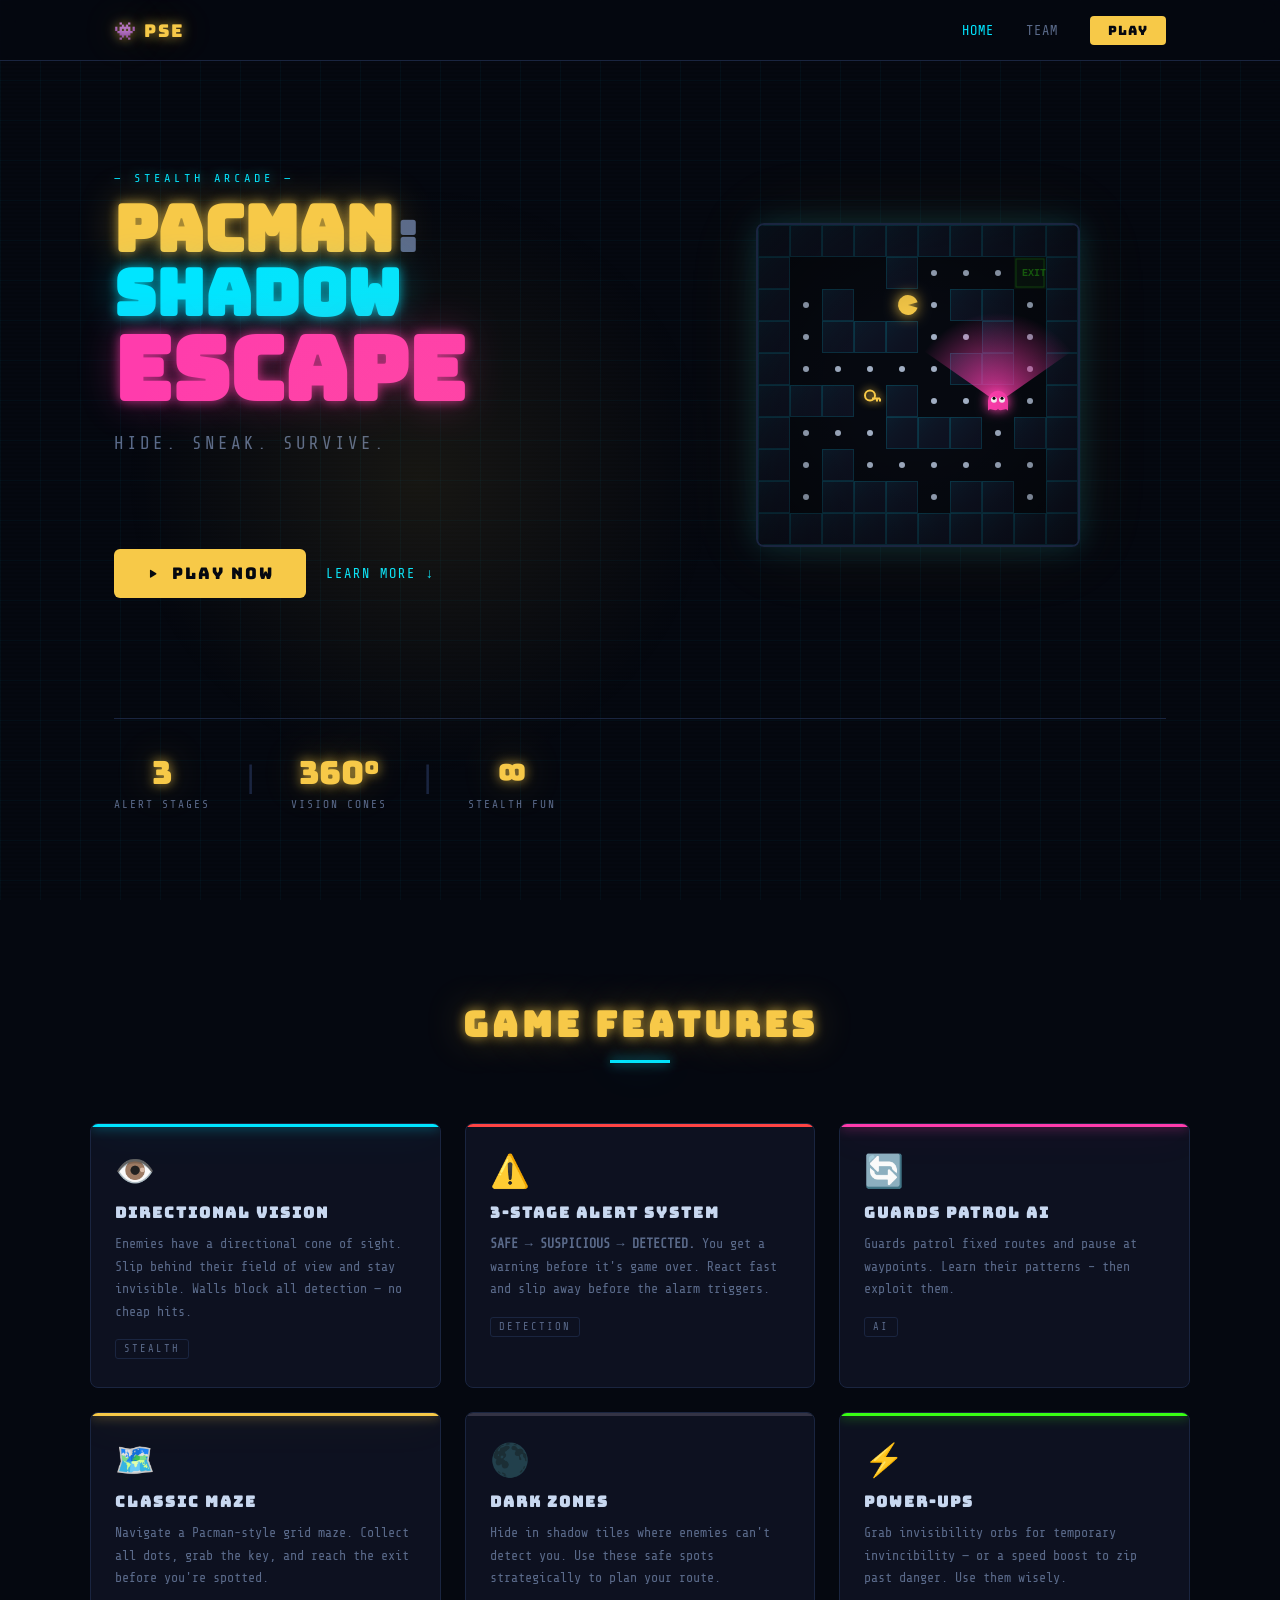
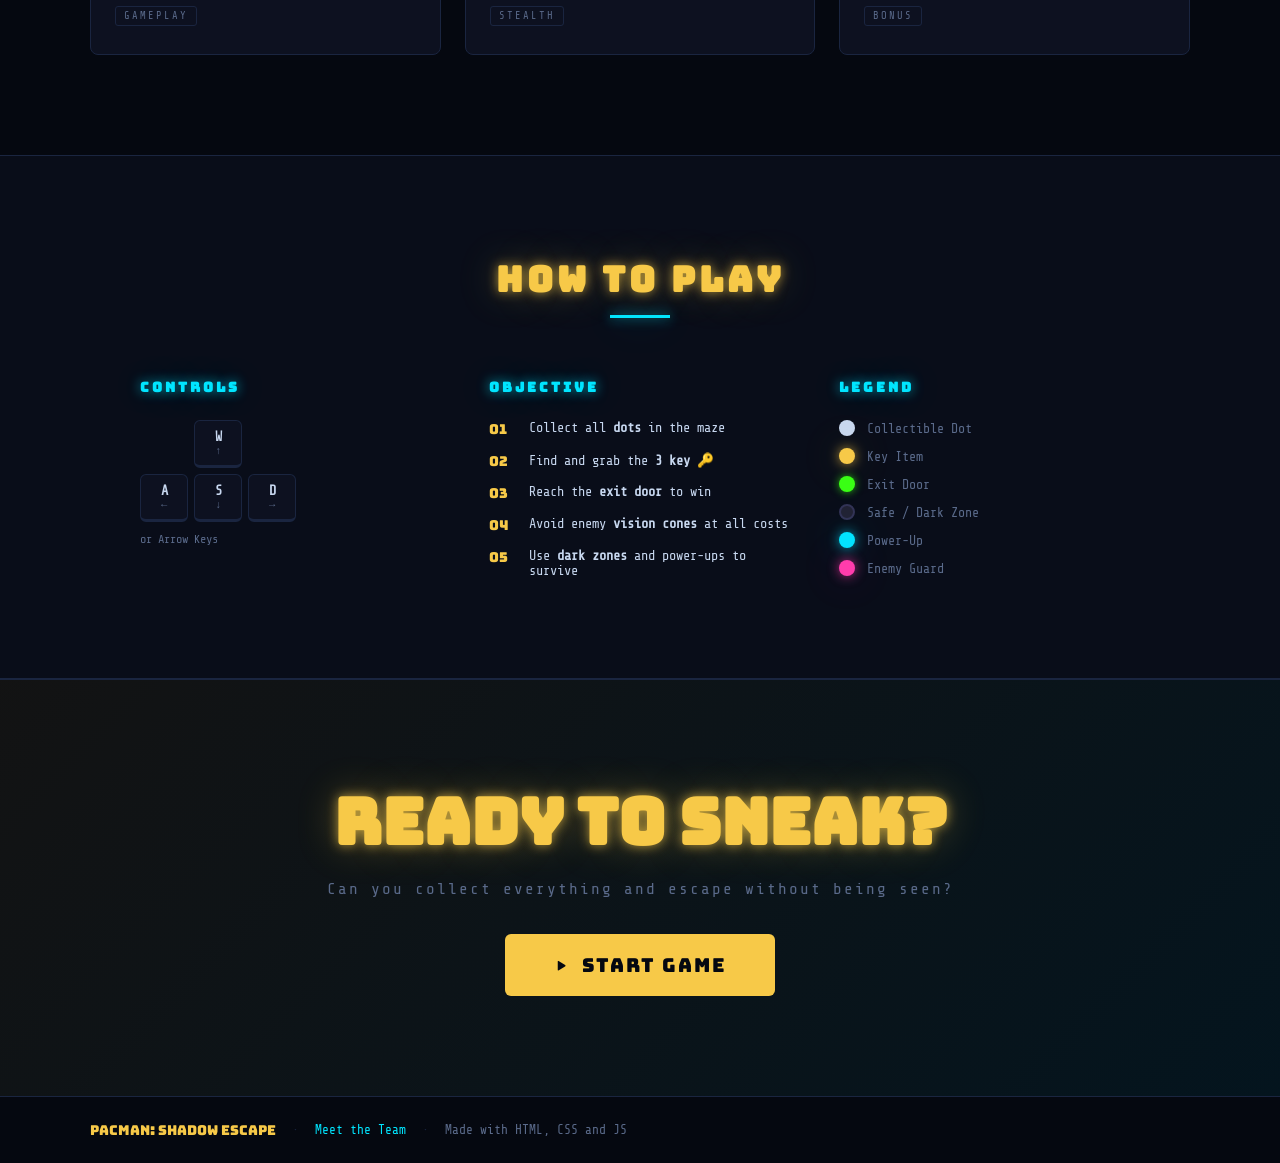
<file: index.html>
<!DOCTYPE html>
<html lang="en">
<head>
  <meta charset="UTF-8" />
  <meta name="viewport" content="width=device-width, initial-scale=1.0" />
  <title>Pacman: Shadow Escape</title>
  <link rel="stylesheet" href="index.css" />
  <link rel="preconnect" href="https://fonts.googleapis.com">
  <link href="https://fonts.googleapis.com/css2?family=Bungee&family=Share+Tech+Mono&display=swap" rel="stylesheet">
</head>
<body>

  <!-- Animated grid background -->
  <div class="bg-grid"></div>
  <div class="scanlines"></div>

  <header class="site-header">
    <nav class="nav">
      <span class="nav-logo">👾 PSE</span>
      <ul class="nav-links">
        <li><a href="index.html" class="active">Home</a></li>
        <li><a href="team.html">Team</a></li>
        <li><a href="game.html" class="nav-play">Play</a></li>
      </ul>
    </nav>
  </header>

  <main>
    <!-- Hero Section -->
    <section class="hero">
      <div class="hero-glow"></div>

      <div class="title-block">
        <div class="title-eyebrow">— STEALTH ARCADE —</div>
        <h1 class="game-title">
          <span class="title-pac">PACMAN</span>
          <span class="title-colon">:</span>
          <span class="title-shadow">SHADOW</span>
          <br>
          <span class="title-escape">ESCAPE</span>
        </h1>
        <p class="hero-tagline">Hide. Sneak. Survive.</p>
      </div>

      <div class="hero-preview">
        <!-- Animated maze preview -->
        <canvas id="previewCanvas" width="320" height="320"></canvas>
      </div>

      <div class="hero-cta">
        <a href="game.html" class="btn-play">
          <span class="btn-icon">▶</span>
          <span>PLAY NOW</span>
        </a>
        <a href="#features" class="btn-learn">LEARN MORE ↓</a>
      </div>

      <div class="hero-stats">
        <div class="stat"><span class="stat-num">3</span><span class="stat-label">Alert Stages</span></div>
        <div class="stat-divider">|</div>
        <div class="stat"><span class="stat-num">360°</span><span class="stat-label">Vision Cones</span></div>
        <div class="stat-divider">|</div>
        <div class="stat"><span class="stat-num">∞</span><span class="stat-label">Stealth Fun</span></div>
      </div>
    </section>

    <!-- Features Section -->
    <section class="features" id="features">
      <h2 class="section-title">GAME FEATURES</h2>
      <div class="features-grid">

        <div class="feature-card card-stealth">
          <div class="card-icon">👁️</div>
          <h3>DIRECTIONAL VISION</h3>
          <p>Enemies have a directional cone of sight. Slip behind their field of view and stay invisible. Walls block all detection — no cheap hits.</p>
          <div class="card-tag">STEALTH</div>
        </div>

        <div class="feature-card card-alert">
          <div class="card-icon">⚠️</div>
          <h3>3-STAGE ALERT SYSTEM</h3>
          <p><strong>SAFE → SUSPICIOUS → DETECTED.</strong> You get a warning before it's game over. React fast and slip away before the alarm triggers.</p>
          <div class="card-tag">DETECTION</div>
        </div>

        <div class="feature-card card-patrol">
          <div class="card-icon">🔄</div>
          <h3>GUARDS PATROL AI</h3>
          <p>Guards patrol fixed routes and pause at waypoints. Learn their patterns – then exploit them.</p>
          <div class="card-tag">AI</div>
        </div>

        <div class="feature-card card-maze">
          <div class="card-icon">🗺️</div>
          <h3>CLASSIC MAZE</h3>
          <p>Navigate a Pacman-style grid maze. Collect all dots, grab the key, and reach the exit before you're spotted.</p>
          <div class="card-tag">GAMEPLAY</div>
        </div>

        <div class="feature-card card-shadow">
          <div class="card-icon">🌑</div>
          <h3>DARK ZONES</h3>
          <p>Hide in shadow tiles where enemies can't detect you. Use these safe spots strategically to plan your route.</p>
          <div class="card-tag">STEALTH</div>
        </div>

        <div class="feature-card card-power">
          <div class="card-icon">⚡</div>
          <h3>POWER-UPS</h3>
          <p>Grab invisibility orbs for temporary invincibility — or a speed boost to zip past danger. Use them wisely.</p>
          <div class="card-tag">BONUS</div>
        </div>

      </div>
    </section>

    <!-- Controls Section -->
    <section class="controls-section" id="controls">
      <h2 class="section-title">HOW TO PLAY</h2>
      <div class="controls-layout">
        <div class="controls-keys">
          <h3>CONTROLS</h3>
          <div class="key-grid">
            <div class="key-row">
              <div class="key-empty"></div>
              <div class="key">W<br><span>↑</span></div>
              <div class="key-empty"></div>
            </div>
            <div class="key-row">
              <div class="key">A<br><span>←</span></div>
              <div class="key">S<br><span>↓</span></div>
              <div class="key">D<br><span>→</span></div>
            </div>
          </div>
          <p class="key-note">or Arrow Keys</p>
        </div>

        <div class="controls-steps">
          <h3>OBJECTIVE</h3>
          <ol class="steps-list">
            <li><span class="step-num">01</span><span>Collect all <strong>dots</strong> in the maze</span></li>
            <li><span class="step-num">02</span><span>Find and grab the <strong>3 key 🔑</strong></span></li>
            <li><span class="step-num">03</span><span>Reach the <strong>exit door</strong> to win</span></li>
            <li><span class="step-num">04</span><span>Avoid enemy <strong>vision cones</strong> at all costs</span></li>
            <li><span class="step-num">05</span><span>Use <strong>dark zones</strong> and power-ups to survive</span></li>
          </ol>
        </div>

        <div class="controls-legend">
          <h3>LEGEND</h3>
          <div class="legend-items">
            <div class="legend-item"><span class="legend-dot dot-collect"></span>Collectible Dot</div>
            <div class="legend-item"><span class="legend-dot dot-key"></span>Key Item</div>
            <div class="legend-item"><span class="legend-dot dot-exit"></span>Exit Door</div>
            <div class="legend-item"><span class="legend-dot dot-safe"></span>Safe / Dark Zone</div>
            <div class="legend-item"><span class="legend-dot dot-power"></span>Power-Up</div>
            <div class="legend-item"><span class="legend-dot dot-enemy"></span>Enemy Guard</div>
          </div>
        </div>
      </div>
    </section>

    <!-- CTA Banner -->
    <section class="cta-banner">
      <div class="cta-content">
        <h2>READY TO SNEAK?</h2>
        <p>Can you collect everything and escape without being seen?</p>
        <a href="game.html" class="btn-play btn-play-large">
          <span class="btn-icon">▶</span>
          <span>START GAME</span>
        </a>
      </div>
      <div class="cta-dots-anim"></div>
    </section>
  </main>

  <footer class="site-footer">
    <div class="footer-inner">
      <span class="footer-logo">PACMAN: SHADOW ESCAPE</span>
      <span class="footer-sep">·</span>
      <a href="team.html">Meet the Team</a>
      <span class="footer-sep">·</span>
      <span>Made with HTML, CSS and JS</span>
    </div>
  </footer>

  <script src="index.js"></script>
</body>
</html>
</file>
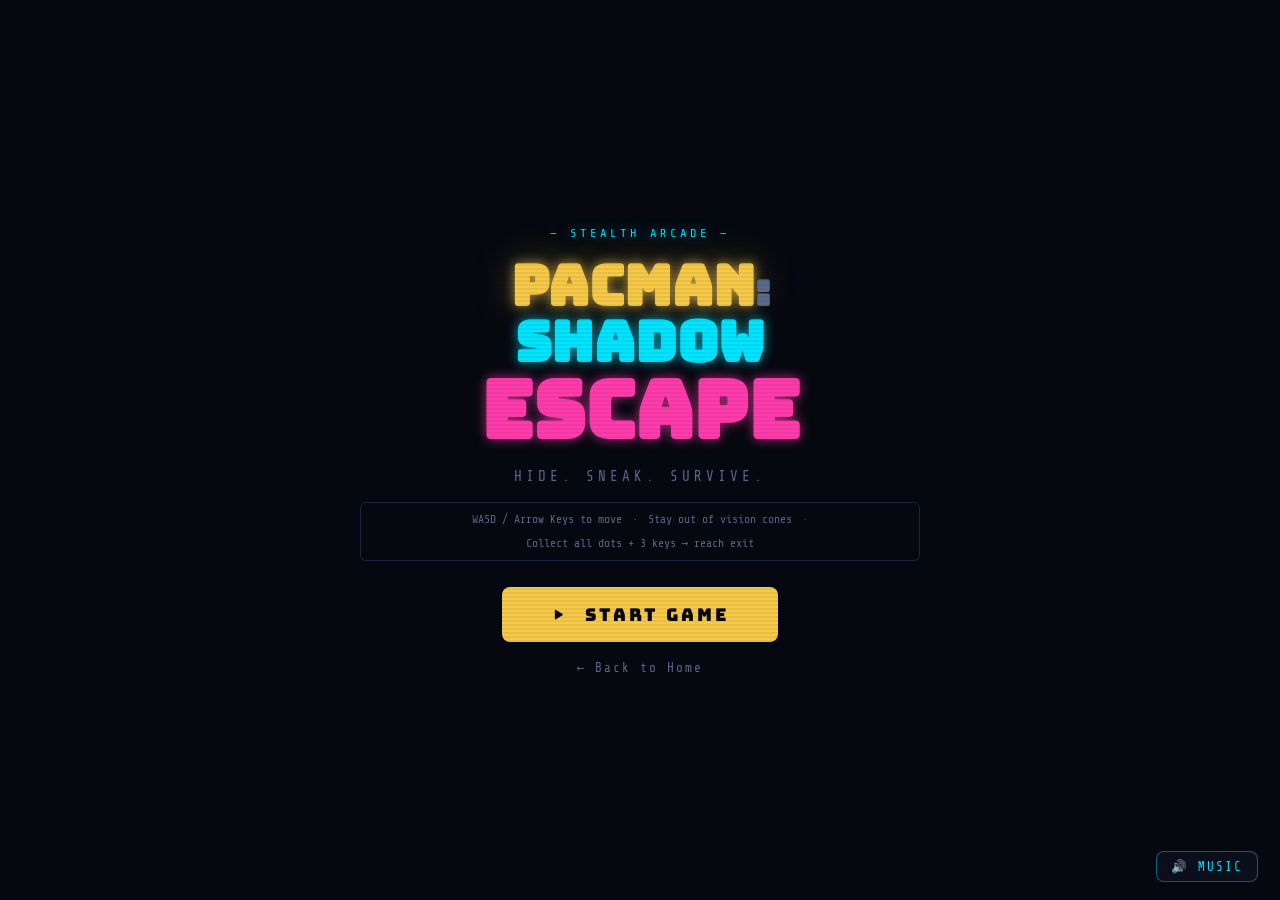
<file: game.html>
<!DOCTYPE html>
<html lang="en">
<head>
  <meta charset="UTF-8" />
  <meta name="viewport" content="width=device-width, initial-scale=1.0, user-scalable=no" />
  <title>Play — Pacman: Shadow Escape</title>
  <meta name="description" content="Play Pacman: Shadow Escape — a stealth arcade game. Dodge enemy vision cones, collect all dots and keys, then escape!" />
  <link rel="stylesheet" href="game.css" />
  <link rel="preconnect" href="https://fonts.googleapis.com">
  <link href="https://fonts.googleapis.com/css2?family=Bungee&family=Share+Tech+Mono&display=swap" rel="stylesheet">
</head>
<body>

  <!-- =====================================================
       SCREEN 1: MENU
       ===================================================== -->
  <div id="screen-menu" class="screen active">

    <!-- Floating background dots (spawned by JS) -->
    <div id="menuBgDots" style="position:absolute;inset:0;overflow:hidden;pointer-events:none;"></div>

    <div class="menu-content">
      <div class="menu-eyebrow">— STEALTH ARCADE —</div>

      <h1 class="menu-title">
        <span class="t-pac">PACMAN</span><span class="t-col">:</span><br>
        <span class="t-shadow">SHADOW</span><br>
        <span class="t-escape">ESCAPE</span>
      </h1>

      <p class="menu-tagline">Hide. Sneak. Survive.</p>

      <div class="menu-controls-hint">
        <span>WASD / Arrow Keys to move</span>
        <span>·</span>
        <span>Stay out of vision cones</span>
        <span>·</span>
        <span>Collect all dots + 3 keys → reach exit</span>
      </div>

      <button class="btn-menu-play" id="btnStart">
        ▶ &nbsp;START GAME
      </button>

      <a href="index.html" class="btn-back-link">← Back to Home</a>
    </div>

    <!-- Music toggle — bottom-right of menu -->
    <button id="menuMuteBtn" onclick="toggleMuteMusic()"
      style="position:absolute;bottom:18px;right:22px;
             font-family:'Share Tech Mono',monospace;font-size:0.78rem;letter-spacing:2px;
             background:rgba(13,17,32,0.85);border:1px solid #1a2540;border-radius:8px;
             color:#5a6a8a;padding:7px 14px;cursor:pointer;z-index:10;
             transition:color .2s,border-color .2s,box-shadow .2s;">🔇 MUSIC</button>
  </div>


  <!-- =====================================================
       SCREEN 2: GAMEPLAY
       ===================================================== -->
  <div id="screen-game" class="screen">

    <!-- HUD bar -->
    <div id="hud">
      <div class="hud-left">
        <div class="hud-item">
          <span class="hud-label">SCORE</span>
          <span class="hud-value" id="hudScore">0</span>
        </div>
        <div class="hud-item">
          <span class="hud-label">LEVEL</span>
          <span class="hud-value" id="hudLevel">1</span>
        </div>
        <div class="hud-item">
          <span class="hud-label">DOTS</span>
          <span class="hud-value" id="hudDots">0/0</span>
        </div>
        <div class="hud-item">
          <span class="hud-label">LIVES</span>
          <span class="hud-value" id="hudLives">❤️❤️❤️</span>
        </div>
      </div>

      <div class="hud-center">
        <!-- Alert status: SAFE / SUSPICIOUS! / DETECTED! -->
        <div class="hud-status status-safe" id="hudStatus">SAFE</div>
      </div>

      <div class="hud-right">
        <div class="hud-item">
          <span class="hud-label">KEY</span>
          <span class="hud-value" id="hudKey">0/3</span>
        </div>
        <div class="hud-item">
          <span class="hud-label">BEST</span>
          <span class="hud-value" id="hudHighScore">0</span>
        </div>
        <div class="hud-item">
          <span class="hud-label">POWER</span>
          <span class="hud-value" id="hudPower">—</span>
        </div>
        <!-- PAUSE BUTTON (required by game.js) -->
        <button id="pauseBtn" class="pause-btn">⏸ Pause</button>
      </div>
    </div>

    <!-- Canvas wrapper: fills remaining vertical space -->
    <div id="canvasWrapper">
      <!-- In-game hint overlay (fades after 4s) -->
      <div id="inGameHint" class="ingame-hint hidden">
        <div class="ingame-hint-inner">
          <span>WASD / Arrows to move</span>
          <span class="hint-sep">·</span>
          <span>Collect all dots + 3 🔑 → reach EXIT</span>
          <span class="hint-sep">·</span>
          <span>Endless levels — survive as long as you can!</span>
          <span class="hint-sep">·</span>
          <span>Stay out of 👁 vision cones!</span>
        </div>
      </div>

      <!-- Exit locked indicator -->
      <div id="exitLockedHint" class="exit-locked-hint hidden">
        <span>🔒 Collect all dots + keys first!</span>
      </div>

      <!-- Floating alert icon (! or ⚠) shown when suspicious/detected -->
      <div id="alertOverlay" class="alert-overlay hidden">
        <span id="alertText" class="alert-text">!</span>
      </div>

      <!-- Level transition overlay -->
      <div id="levelTransition" class="level-transition hidden">
        <div class="level-transition-inner">
          <div class="level-transition-title" id="levelTransitionTitle">LEVEL COMPLETE!</div>
          <div class="level-transition-sub" id="levelTransitionSub">Level 2 begins…</div>
        </div>
      </div>

      <!-- THE GAME CANVAS — sized by JS, never by CSS width/height -->
      <canvas id="gameCanvas"></canvas>
    </div>

    <!-- Mobile D-Pad (hidden on desktop) -->
    <div id="mobileControls">
      <div class="mobile-row">
        <button class="mobile-btn" id="mBtn-up">▲</button>
      </div>
      <div class="mobile-row">
        <button class="mobile-btn" id="mBtn-left">◀</button>
        <button class="mobile-btn" id="mBtn-down">▼</button>
        <button class="mobile-btn" id="mBtn-right">▶</button>
      </div>
    </div>

  </div>


  <!-- =====================================================
       SCREEN 3: GAME OVER
       ===================================================== -->
  <div id="screen-gameover" class="screen">
    <div class="end-content">
      <div class="end-icon">💀</div>    
      <h2 class="end-title" style="color:var(--col-red)">DETECTED!</h2>
      <p class="end-sub">An enemy spotted you.<br>You've been caught.</p>
      <div class="end-score" id="goScore">Score: 0</div>
      <div class="end-score" id="goBestScore" style="font-size:0.9rem;color:var(--col-muted)">Best: 0</div>
      <div class="end-btns">
        <button class="btn-end btn-retry" id="btnRetry">↺ &nbsp;TRY AGAIN</button>
        <a href="index.html" class="btn-end btn-home">⌂ &nbsp;HOME</a>
      </div>
    </div>
  </div>


  <!-- =====================================================
       SCREEN 4: WIN
       ===================================================== -->
  <div id="screen-win" class="screen">
    <div class="end-content">
      <div class="end-icon win-bounce">🏆</div>
      <h2 class="end-title" style="color:var(--col-yellow)">ESCAPED!</h2>
      <p class="end-sub">You collected everything<br>and slipped away unseen!</p>
      <div class="end-score" id="winScore">Score: 0</div>
      <div class="end-score" id="winBestScore" style="font-size:0.9rem;color:var(--col-muted)">Best: 0</div>
      <div class="end-btns">
        <button class="btn-end btn-retry" id="btnPlayAgain">▶ &nbsp;PLAY AGAIN</button>
        <a href="index.html" class="btn-end btn-home">⌂ &nbsp;HOME</a>
      </div>
    </div>
  </div>

  <script src="game.js"></script>
</body>
</html>
</file>
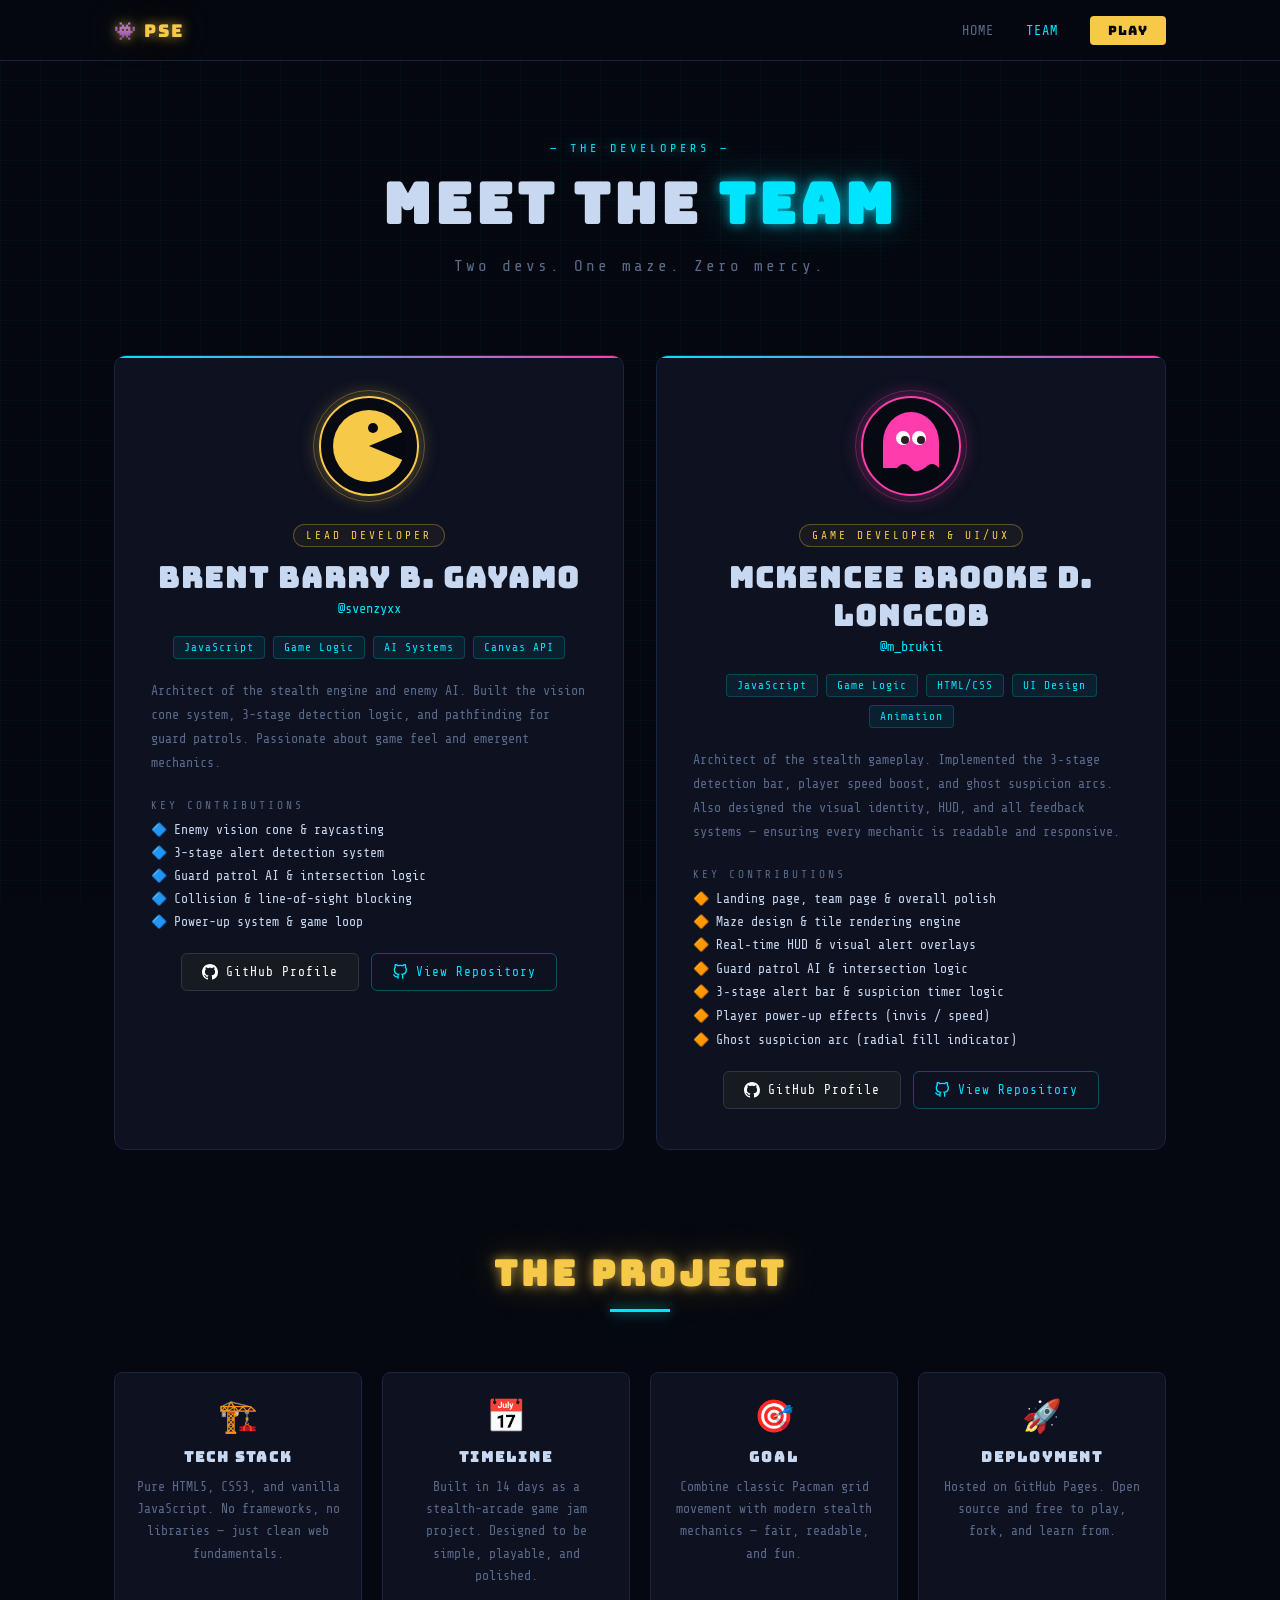
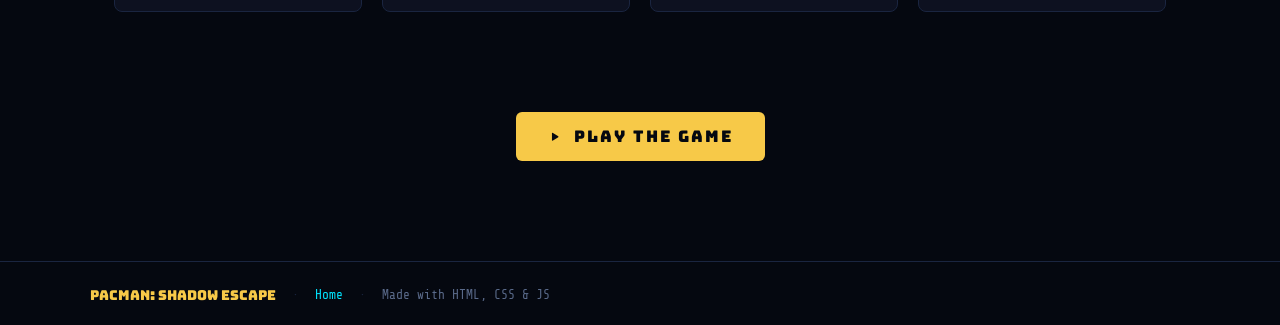
<file: team.html>
<!DOCTYPE html>
<html lang="en">
<head>
  <meta charset="UTF-8" />
  <meta name="viewport" content="width=device-width, initial-scale=1.0" />
  <title>Team — Pacman: Shadow Escape</title>
  <link rel="stylesheet" href="index.css" />
  <link rel="stylesheet" href="team.css" />
  <link rel="preconnect" href="https://fonts.googleapis.com">
  <link href="https://fonts.googleapis.com/css2?family=Bungee&family=Share+Tech+Mono&display=swap" rel="stylesheet">
</head>
<body>

  <div class="bg-grid"></div>
  <div class="scanlines"></div>

  <header class="site-header">
    <nav class="nav">
      <span class="nav-logo">👾 PSE</span>
      <ul class="nav-links">
        <li><a href="index.html">Home</a></li>
        <li><a href="team.html" class="active">Team</a></li>
        <li><a href="game.html" class="nav-play">Play</a></li>
      </ul>
    </nav>
  </header>

  <main class="team-main">

    <div class="team-hero">
      <div class="title-eyebrow">— THE DEVELOPERS —</div>
      <h1 class="team-title">MEET THE <span>TEAM</span></h1>
      <p class="team-subtitle">Two devs. One maze. Zero mercy.</p>
    </div>

    <div class="team-grid">

      <!-- Developer 1 -->
      <div class="dev-card">
        <div class="dev-avatar" style="--avatar-color:#f7c948">
          <div class="avatar-inner">
            <svg width="80" height="80" viewBox="0 0 80 80">
              <circle cx="40" cy="40" r="36" fill="#f7c948"/>
              <polygon points="40,40 76,25 76,55" fill="#050810"/>
              <circle cx="44" cy="22" r="5" fill="#050810"/>
            </svg>
          </div>
          <div class="avatar-ring"></div>
        </div>

        <div class="dev-info">
          <div class="dev-role-tag">LEAD DEVELOPER</div>
          <h2 class="dev-name">BRENT BARRY B. GAYAMO</h2>
          <p class="dev-handle">@svenzyxx</p>

          <div class="dev-skills">
            <span class="skill-tag">JavaScript</span>
            <span class="skill-tag">Game Logic</span>
            <span class="skill-tag">AI Systems</span>
            <span class="skill-tag">Canvas API</span>
          </div>

          <p class="dev-bio">
            Architect of the stealth engine and enemy AI. Built the vision cone system,
            3-stage detection logic, and pathfinding for guard patrols.
            Passionate about game feel and emergent mechanics.
          </p>

          <div class="dev-contributions">
            <div class="contrib-title">KEY CONTRIBUTIONS</div>
            <ul class="contrib-list">
              <li>🔷 Enemy vision cone & raycasting</li>
              <li>🔷 3-stage alert detection system</li>
              <li>🔷 Guard patrol AI & intersection logic</li>
              <li>🔷 Collision & line-of-sight blocking</li>
              <li>🔷 Power-up system & game loop</li>
            </ul>
          </div>

          <div class="dev-links">
            <a href="https://github.com/lalamove123" target="_blank" class="dev-link link-github">
              <svg width="16" height="16" viewBox="0 0 24 24" fill="currentColor"><path d="M12 0C5.37 0 0 5.37 0 12c0 5.31 3.435 9.795 8.205 11.385.6.105.825-.255.825-.57 0-.285-.015-1.23-.015-2.235-3.015.555-3.795-.735-4.035-1.41-.135-.345-.72-1.41-1.23-1.695-.42-.225-1.02-.78-.015-.795.945-.015 1.62.87 1.845 1.23 1.08 1.815 2.805 1.305 3.495.99.105-.78.42-1.305.765-1.605-2.67-.3-5.46-1.335-5.46-5.925 0-1.305.465-2.385 1.23-3.225-.12-.3-.54-1.53.12-3.18 0 0 1.005-.315 3.3 1.23.96-.27 1.98-.405 3-.405s2.04.135 3 .405c2.295-1.56 3.3-1.23 3.3-1.23.66 1.65.24 2.88.12 3.18.765.84 1.23 1.905 1.23 3.225 0 4.605-2.805 5.625-5.475 5.925.435.375.81 1.095.81 2.22 0 1.605-.015 2.895-.015 3.3 0 .315.225.69.825.57A12.02 12.02 0 0024 12c0-6.63-5.37-12-12-12z"/></svg>
              GitHub Profile
            </a>
            <a href="https://github.com/lalamove123/Gayamo-Longcob-Stealth-Escape" target="_blank" class="dev-link link-repo">
              <svg width="16" height="16" viewBox="0 0 24 24" fill="none" stroke="currentColor" stroke-width="2"><path d="M9 19c-5 1.5-5-2.5-7-3m14 6v-3.87a3.37 3.37 0 0 0-.94-2.61c3.14-.35 6.44-1.54 6.44-7A5.44 5.44 0 0 0 20 4.77 5.07 5.07 0 0 0 19.91 1S18.73.65 16 2.48a13.38 13.38 0 0 0-7 0C6.27.65 5.09 1 5.09 1A5.07 5.07 0 0 0 5 4.77a5.44 5.44 0 0 0-1.5 3.78c0 5.42 3.3 6.61 6.44 7A3.37 3.37 0 0 0 9 18.13V22"/></svg>
              View Repository
            </a>
          </div>
        </div>
      </div>

      <!-- Developer 2 — McKencee Brooke Longcob, now credited with game logic -->
      <div class="dev-card">
        <div class="dev-avatar" style="--avatar-color:#ff3cac">
          <div class="avatar-inner">
            <svg width="80" height="80" viewBox="0 0 80 80">
              <ellipse cx="40" cy="36" rx="28" ry="30" fill="#ff3cac"/>
              <rect x="12" y="36" width="56" height="26" fill="#ff3cac"/>
              <path d="M12 62 Q19 70 26 62 Q33 54 40 62 Q47 70 54 62 Q61 54 68 62 L68 75 L12 75 Z" fill="#050810"/>
              <circle cx="32" cy="32" r="7" fill="white"/>
              <circle cx="48" cy="32" r="7" fill="white"/>
              <circle cx="34" cy="34" r="4" fill="#222"/>
              <circle cx="50" cy="34" r="4" fill="#222"/>
            </svg>
          </div>
          <div class="avatar-ring"></div>
        </div>

        <div class="dev-info">
          <!-- changed role tag to reflect full-stack game development -->
          <div class="dev-role-tag" style="--tag-color:var(--col-magenta)">GAME DEVELOPER & UI/UX</div>
          <h2 class="dev-name">MCKENCEE BROOKE D. LONGCOB</h2>
          <p class="dev-handle">@m_brukii</p>

          <div class="dev-skills">
            <span class="skill-tag">JavaScript</span>
            <span class="skill-tag">Game Logic</span>
            <span class="skill-tag">HTML/CSS</span>
            <span class="skill-tag">UI Design</span>
            <span class="skill-tag">Animation</span>
          </div>

          <!-- bio now includes mention of core game mechanics -->
          <p class="dev-bio">
            Architect of the stealth gameplay. Implemented the 3‑stage detection bar,
            player speed boost, and ghost suspicion arcs. Also designed the visual identity,
            HUD, and all feedback systems — ensuring every mechanic is readable and responsive.
          </p>

          <div class="dev-contributions">
            <div class="contrib-title">KEY CONTRIBUTIONS</div>
            <ul class="contrib-list">
              <li>🔶 Landing page, team page & overall polish</li>
              <li>🔶 Maze design & tile rendering engine</li>
              <li>🔶 Real‑time HUD & visual alert overlays</li>
              <li>🔶 Guard patrol AI & intersection logic</li>
              <li>🔶 3‑stage alert bar & suspicion timer logic</li>
              <li>🔶 Player power‑up effects (invis / speed)</li>
              <li>🔶 Ghost suspicion arc (radial fill indicator)</li>
            </ul>
          </div>

          <div class="dev-links">
            <a href="https://github.com/MckenceeBrookeDLongcob" target="_blank" class="dev-link link-github">
              <svg width="16" height="16" viewBox="0 0 24 24" fill="currentColor"><path d="M12 0C5.37 0 0 5.37 0 12c0 5.31 3.435 9.795 8.205 11.385.6.105.825-.255.825-.57 0-.285-.015-1.23-.015-2.235-3.015.555-3.795-.735-4.035-1.41-.135-.345-.72-1.41-1.23-1.695-.42-.225-1.02-.78-.015-.795.945-.015 1.62.87 1.845 1.23 1.08 1.815 2.805 1.305 3.495.99.105-.78.42-1.305.765-1.605-2.67-.3-5.46-1.335-5.46-5.925 0-1.305.465-2.385 1.23-3.225-.12-.3-.54-1.53.12-3.18 0 0 1.005-.315 3.3 1.23.96-.27 1.98-.405 3-.405s2.04.135 3 .405c2.295-1.56 3.3-1.23 3.3-1.23.66 1.65.24 2.88.12 3.18.765.84 1.23 1.905 1.23 3.225 0 4.605-2.805 5.625-5.475 5.925.435.375.81 1.095.81 2.22 0 1.605-.015 2.895-.015 3.3 0 .315.225.69.825.57A12.02 12.02 0 0024 12c0-6.63-5.37-12-12-12z"/></svg>
              GitHub Profile
            </a>
            <a href="https://github.com/lalamove123/Gayamo-Longcob-Stealth-Escape" target="_blank" class="dev-link link-repo">
              <svg width="16" height="16" viewBox="0 0 24 24" fill="none" stroke="currentColor" stroke-width="2"><path d="M9 19c-5 1.5-5-2.5-7-3m14 6v-3.87a3.37 3.37 0 0 0-.94-2.61c3.14-.35 6.44-1.54 6.44-7A5.44 5.44 0 0 0 20 4.77 5.07 5.07 0 0 0 19.91 1S18.73.65 16 2.48a13.38 13.38 0 0 0-7 0C6.27.65 5.09 1 5.09 1A5.07 5.07 0 0 0 5 4.77a5.44 5.44 0 0 0-1.5 3.78c0 5.42 3.3 6.61 6.44 7A3.37 3.37 0 0 0 9 18.13V22"/></svg>
              View Repository
            </a>
          </div>
        </div>
      </div>
    </div>

    <!-- Project info (unchanged) -->
    <div class="project-info">
      <h2 class="section-title">THE PROJECT</h2>
      <div class="project-cards">
        <div class="proj-card">
          <div class="proj-icon">🏗️</div>
          <h3>Tech Stack</h3>
          <p>Pure HTML5, CSS3, and vanilla JavaScript. No frameworks, no libraries — just clean web fundamentals.</p>
        </div>
        <div class="proj-card">
          <div class="proj-icon">📅</div>
          <h3>Timeline</h3>
          <p>Built in 14 days as a stealth-arcade game jam project. Designed to be simple, playable, and polished.</p>
        </div>
        <div class="proj-card">
          <div class="proj-icon">🎯</div>
          <h3>Goal</h3>
          <p>Combine classic Pacman grid movement with modern stealth mechanics — fair, readable, and fun.</p>
        </div>
        <div class="proj-card">
          <div class="proj-icon">🚀</div>
          <h3>Deployment</h3>
          <p>Hosted on GitHub Pages. Open source and free to play, fork, and learn from.</p>
        </div>
      </div>
    </div>

    <div class="team-cta">
      <a href="game.html" class="btn-play">
        <span class="btn-icon">▶</span>
        <span>PLAY THE GAME</span>
      </a>
    </div>

  </main>

  <footer class="site-footer">
    <div class="footer-inner">
      <span class="footer-logo">PACMAN: SHADOW ESCAPE</span>
      <span class="footer-sep">·</span>
      <a href="index.html">Home</a>
      <span class="footer-sep">·</span>
      <span>Made with HTML, CSS & JS</span>
    </div>
  </footer>

</body>
</html>
</file>
<file: index.css>
/* ============================================================
   PACMAN: SHADOW ESCAPE — Landing Page Styles
   Font: Bungee (titles) + Share Tech Mono (body/code)
   Theme: Neon-noir arcade cabinet
   ============================================================ */

:root {
  --col-bg: #050810;
  --col-surface: #0d1120;
  --col-border: #1a2540;
  --col-yellow: #f7c948;
  --col-cyan: #00e5ff;
  --col-magenta: #ff3cac;
  --col-green: #39ff14;
  --col-red: #ff4444;
  --col-text: #c8d8f0;
  --col-muted: #5a6a8a;
  --font-title: 'Bungee', cursive;
  --font-mono: 'Share Tech Mono', monospace;
  --glow-yellow: 0 0 12px rgba(247,201,72,0.7), 0 0 40px rgba(247,201,72,0.3);
  --glow-cyan: 0 0 12px rgba(0,229,255,0.7), 0 0 40px rgba(0,229,255,0.3);
  --glow-magenta: 0 0 12px rgba(255,60,172,0.7), 0 0 40px rgba(255,60,172,0.3);
}

*, *::before, *::after { box-sizing: border-box; margin: 0; padding: 0; }

html { scroll-behavior: smooth; }

body {
  background: var(--col-bg);
  color: var(--col-text);
  font-family: var(--font-mono);
  min-height: 100vh;
  overflow-x: hidden;
  position: relative;
}

/* ---- BACKGROUND ---- */
.bg-grid {
  position: fixed; inset: 0; z-index: 0;
  background-image:
    linear-gradient(rgba(0,229,255,0.04) 1px, transparent 1px),
    linear-gradient(90deg, rgba(0,229,255,0.04) 1px, transparent 1px);
  background-size: 40px 40px;
  pointer-events: none;
}
.scanlines {
  position: fixed; inset: 0; z-index: 0;
  background: repeating-linear-gradient(
    0deg, transparent, transparent 2px,
    rgba(0,0,0,0.08) 2px, rgba(0,0,0,0.08) 4px
  );
  pointer-events: none;
}

/* ---- NAV ---- */
.site-header {
  position: sticky; top: 0; z-index: 100;
  background: rgba(5,8,16,0.85);
  backdrop-filter: blur(12px);
  border-bottom: 1px solid var(--col-border);
}
.nav {
  max-width: 1100px; margin: 0 auto;
  padding: 0 24px;
  display: flex; align-items: center; justify-content: space-between;
  height: 60px;
}
.nav-logo {
  font-family: var(--font-title);
  color: var(--col-yellow);
  font-size: 1.1rem;
  letter-spacing: 2px;
  text-shadow: var(--glow-yellow);
}
.nav-links {
  list-style: none;
  display: flex; gap: 32px; align-items: center;
}
.nav-links a {
  color: var(--col-muted);
  text-decoration: none;
  font-size: 0.85rem;
  letter-spacing: 1px;
  text-transform: uppercase;
  transition: color 0.2s;
}
.nav-links a:hover, .nav-links a.active { color: var(--col-cyan); }
.nav-play {
  background: var(--col-yellow) !important;
  color: var(--col-bg) !important;
  padding: 6px 18px !important;
  border-radius: 4px;
  font-family: var(--font-title) !important;
  font-size: 0.8rem !important;
  transition: box-shadow 0.2s !important;
}
.nav-play:hover { box-shadow: var(--glow-yellow) !important; }

/* ---- HERO ---- */
.hero {
  position: relative; z-index: 1;
  min-height: calc(100vh - 60px);
  display: grid;
  grid-template-columns: 1fr 1fr;
  grid-template-rows: auto auto auto;
  gap: 0 60px;
  align-items: center;
  max-width: 1100px; margin: 0 auto;
  padding: 80px 24px 60px;
}
.hero-glow {
  position: absolute;
  width: 600px; height: 600px;
  background: radial-gradient(circle, rgba(247,201,72,0.08) 0%, transparent 70%);
  top: 50%; left: 30%;
  transform: translate(-50%, -50%);
  pointer-events: none;
}
.title-block { grid-column: 1; grid-row: 1; }
.title-eyebrow {
  font-size: 0.75rem;
  letter-spacing: 4px;
  color: var(--col-cyan);
  margin-bottom: 12px;
  text-shadow: var(--glow-cyan);
}
.game-title {
  font-family: var(--font-title);
  line-height: 1.0;
  margin-bottom: 20px;
}
.title-pac   { font-size: clamp(2.5rem, 5vw, 4rem); color: var(--col-yellow); text-shadow: var(--glow-yellow); }
.title-colon { font-size: clamp(2rem, 4vw, 3rem); color: var(--col-muted); }
.title-shadow{ font-size: clamp(2.5rem, 5vw, 4rem); color: var(--col-cyan); text-shadow: var(--glow-cyan); }
.title-escape{ font-size: clamp(3rem, 7vw, 5.5rem); color: var(--col-magenta); text-shadow: var(--glow-magenta); display: block; }

.hero-tagline {
  font-size: 1.1rem;
  letter-spacing: 3px;
  color: var(--col-muted);
  text-transform: uppercase;
}

.hero-preview {
  grid-column: 2; grid-row: 1 / 3;
  display: flex; justify-content: center; align-items: center;
}
#previewCanvas {
  border: 2px solid var(--col-border);
  border-radius: 8px;
  box-shadow: 0 0 30px rgba(0,229,255,0.15), 0 0 80px rgba(247,201,72,0.08);
  image-rendering: pixelated;
  max-width: 100%;
}

.hero-cta {
  grid-column: 1; grid-row: 2;
  display: flex; gap: 20px; align-items: center;
  margin-top: 36px;
}

.btn-play {
  display: inline-flex; align-items: center; gap: 10px;
  background: var(--col-yellow);
  color: var(--col-bg);
  text-decoration: none;
  font-family: var(--font-title);
  font-size: 1rem;
  letter-spacing: 2px;
  padding: 14px 32px;
  border-radius: 6px;
  transition: box-shadow 0.2s, transform 0.15s;
  position: relative;
}
.btn-play:hover {
  box-shadow: var(--glow-yellow);
  transform: translateY(-2px);
}
.btn-play-large { font-size: 1.2rem; padding: 18px 48px; }
.btn-icon { font-size: 0.9em; }

.btn-learn {
  color: var(--col-cyan);
  text-decoration: none;
  font-size: 0.85rem;
  letter-spacing: 2px;
  transition: text-shadow 0.2s;
}
.btn-learn:hover { text-shadow: var(--glow-cyan); }

.hero-stats {
  grid-column: 1 / 3; grid-row: 3;
  display: flex; align-items: center; gap: 32px;
  margin-top: 60px;
  padding-top: 32px;
  border-top: 1px solid var(--col-border);
}
.stat { display: flex; flex-direction: column; align-items: center; gap: 4px; }
.stat-num {
  font-family: var(--font-title); font-size: 2rem;
  color: var(--col-yellow); text-shadow: var(--glow-yellow);
}
.stat-label { font-size: 0.7rem; color: var(--col-muted); letter-spacing: 2px; text-transform: uppercase; }
.stat-divider { color: var(--col-border); font-size: 2rem; }

/* ---- SECTIONS ---- */
.features, .controls-section { position: relative; z-index: 1; padding: 100px 24px; }
.section-title {
  font-family: var(--font-title);
  font-size: clamp(1.5rem, 3vw, 2.2rem);
  text-align: center;
  color: var(--col-yellow);
  letter-spacing: 4px;
  margin-bottom: 60px;
  text-shadow: var(--glow-yellow);
}
.section-title::after {
  content: '';
  display: block;
  width: 60px; height: 3px;
  background: var(--col-cyan);
  margin: 12px auto 0;
  box-shadow: var(--glow-cyan);
}

/* ---- FEATURES GRID ---- */
.features-grid {
  display: grid;
  grid-template-columns: repeat(auto-fit, minmax(300px, 1fr));
  gap: 24px;
  max-width: 1100px; margin: 0 auto;
}
.feature-card {
  background: var(--col-surface);
  border: 1px solid var(--col-border);
  border-radius: 8px;
  padding: 28px 24px;
  position: relative;
  transition: border-color 0.3s, transform 0.2s, box-shadow 0.3s;
  overflow: hidden;
}
.feature-card::before {
  content: '';
  position: absolute; top: 0; left: 0; right: 0; height: 3px;
  border-radius: 8px 8px 0 0;
}
.card-stealth::before  { background: var(--col-cyan); box-shadow: var(--glow-cyan); }
.card-alert::before    { background: var(--col-red); }
.card-patrol::before   { background: var(--col-magenta); box-shadow: var(--glow-magenta); }
.card-maze::before     { background: var(--col-yellow); box-shadow: var(--glow-yellow); }
.card-shadow::before   { background: #334; }
.card-power::before    { background: var(--col-green); box-shadow: 0 0 12px rgba(57,255,20,0.7); }

.feature-card:hover {
  transform: translateY(-4px);
  border-color: rgba(0,229,255,0.3);
  box-shadow: 0 8px 32px rgba(0,229,255,0.08);
}
.card-icon { font-size: 2rem; margin-bottom: 12px; }
.feature-card h3 {
  font-family: var(--font-title);
  font-size: 0.95rem;
  color: var(--col-text);
  letter-spacing: 2px;
  margin-bottom: 10px;
}
.feature-card p { font-size: 0.83rem; color: var(--col-muted); line-height: 1.7; }
.card-tag {
  display: inline-block; margin-top: 16px;
  font-size: 0.65rem; letter-spacing: 2px;
  padding: 3px 8px;
  border: 1px solid var(--col-border);
  color: var(--col-muted);
  border-radius: 3px;
}

/* ---- CONTROLS ---- */
.controls-section { background: rgba(13,17,32,0.6); border-top: 1px solid var(--col-border); border-bottom: 1px solid var(--col-border); }
.controls-layout {
  display: grid;
  grid-template-columns: repeat(auto-fit, minmax(250px, 1fr));
  gap: 48px;
  max-width: 1000px; margin: 0 auto;
}
.controls-keys h3, .controls-steps h3, .controls-legend h3 {
  font-family: var(--font-title);
  font-size: 0.85rem; letter-spacing: 3px;
  color: var(--col-cyan); margin-bottom: 24px;
  text-shadow: var(--glow-cyan);
}
.key-grid { display: flex; flex-direction: column; gap: 6px; align-items: flex-start; }
.key-row { display: flex; gap: 6px; }
.key {
  width: 48px; height: 48px;
  background: var(--col-surface);
  border: 1px solid var(--col-border);
  border-bottom: 3px solid var(--col-border);
  border-radius: 6px;
  display: flex; flex-direction: column; align-items: center; justify-content: center;
  font-size: 0.85rem; font-weight: bold; line-height: 1.2;
  color: var(--col-text);
}
.key span { font-size: 0.65rem; color: var(--col-muted); }
.key-empty { width: 48px; height: 48px; }
.key-note { font-size: 0.75rem; color: var(--col-muted); margin-top: 10px; }

.steps-list { list-style: none; display: flex; flex-direction: column; gap: 14px; }
.steps-list li { display: flex; align-items: flex-start; gap: 12px; font-size: 0.85rem; }
.step-num { color: var(--col-yellow); font-family: var(--font-title); min-width: 28px; }
.steps-list strong { color: var(--col-text); }

.legend-items { display: flex; flex-direction: column; gap: 12px; }
.legend-item { display: flex; align-items: center; gap: 12px; font-size: 0.83rem; color: var(--col-muted); }
.legend-dot {
  width: 16px; height: 16px; border-radius: 50%;
  flex-shrink: 0; border: 2px solid transparent;
}
.dot-collect { background: var(--col-text); }
.dot-key     { background: var(--col-yellow); box-shadow: var(--glow-yellow); }
.dot-exit    { background: var(--col-green); box-shadow: 0 0 8px rgba(57,255,20,0.7); }
.dot-safe    { background: #223; border-color: #335; }
.dot-power   { background: var(--col-cyan); box-shadow: var(--glow-cyan); }
.dot-enemy   { background: var(--col-magenta); box-shadow: var(--glow-magenta); }

/* ---- CTA BANNER ---- */
.cta-banner {
  position: relative; z-index: 1;
  background: linear-gradient(135deg, rgba(247,201,72,0.06) 0%, rgba(0,229,255,0.06) 100%);
  border-top: 1px solid var(--col-border);
  padding: 100px 24px;
  text-align: center;
  overflow: hidden;
}
.cta-content { position: relative; z-index: 2; }
.cta-banner h2 {
  font-family: var(--font-title);
  font-size: clamp(2rem, 5vw, 4rem);
  color: var(--col-yellow);
  text-shadow: var(--glow-yellow);
  margin-bottom: 16px;
}
.cta-banner p { color: var(--col-muted); margin-bottom: 36px; font-size: 1rem; letter-spacing: 2px; }

/* ---- FOOTER ---- */
.site-footer {
  position: relative; z-index: 1;
  border-top: 1px solid var(--col-border);
  padding: 24px;
}
.footer-inner {
  max-width: 1100px; margin: 0 auto;
  display: flex; align-items: center; gap: 16px;
  font-size: 0.8rem; color: var(--col-muted);
}
.footer-logo { font-family: var(--font-title); color: var(--col-yellow); font-size: 0.85rem; }
.footer-sep { color: var(--col-border); }
.footer-inner a { color: var(--col-cyan); text-decoration: none; }
.footer-inner a:hover { text-shadow: var(--glow-cyan); }

/* ---- RESPONSIVE ---- */
@media (max-width: 768px) {
  .hero {
    grid-template-columns: 1fr;
    grid-template-rows: auto;
    padding: 40px 20px;
    gap: 32px;
  }
  .hero-preview { grid-column: 1; grid-row: 2; }
  .hero-cta { grid-column: 1; grid-row: 3; flex-direction: column; align-items: flex-start; }
  .hero-stats { grid-column: 1; grid-row: 4; flex-wrap: wrap; }
  .hero-glow { left: 50%; }
}
/* ============================================================
   PACMAN: SHADOW ESCAPE — Landing Page Styles
   Font: Bungee (titles) + Share Tech Mono (body/code)
   Theme: Neon-noir arcade cabinet
   ============================================================ */

:root {
  --col-bg: #050810;
  --col-surface: #0d1120;
  --col-border: #1a2540;
  --col-yellow: #f7c948;
  --col-cyan: #00e5ff;
  --col-magenta: #ff3cac;
  --col-green: #39ff14;
  --col-red: #ff4444;
  --col-text: #c8d8f0;
  --col-muted: #5a6a8a;
  --font-title: 'Bungee', cursive;
  --font-mono: 'Share Tech Mono', monospace;
  --glow-yellow: 0 0 12px rgba(247,201,72,0.7), 0 0 40px rgba(247,201,72,0.3);
  --glow-cyan: 0 0 12px rgba(0,229,255,0.7), 0 0 40px rgba(0,229,255,0.3);
  --glow-magenta: 0 0 12px rgba(255,60,172,0.7), 0 0 40px rgba(255,60,172,0.3);
}

*, *::before, *::after { box-sizing: border-box; margin: 0; padding: 0; }

html { scroll-behavior: smooth; }

body {
  background: var(--col-bg);
  color: var(--col-text);
  font-family: var(--font-mono);
  min-height: 100vh;
  overflow-x: hidden;
  position: relative;
}

/* ---- BACKGROUND ---- */
.bg-grid {
  position: fixed; inset: 0; z-index: 0;
  background-image:
    linear-gradient(rgba(0,229,255,0.04) 1px, transparent 1px),
    linear-gradient(90deg, rgba(0,229,255,0.04) 1px, transparent 1px);
  background-size: 40px 40px;
  pointer-events: none;
}
.scanlines {
  position: fixed; inset: 0; z-index: 0;
  background: repeating-linear-gradient(
    0deg, transparent, transparent 2px,
    rgba(0,0,0,0.08) 2px, rgba(0,0,0,0.08) 4px
  );
  pointer-events: none;
}

/* ---- NAV ---- */
.site-header {
  position: sticky; top: 0; z-index: 100;
  background: rgba(5,8,16,0.85);
  backdrop-filter: blur(12px);
  border-bottom: 1px solid var(--col-border);
}
.nav {
  max-width: 1100px; margin: 0 auto;
  padding: 0 24px;
  display: flex; align-items: center; justify-content: space-between;
  height: 60px;
}
.nav-logo {
  font-family: var(--font-title);
  color: var(--col-yellow);
  font-size: 1.1rem;
  letter-spacing: 2px;
  text-shadow: var(--glow-yellow);
}
.nav-links {
  list-style: none;
  display: flex; gap: 32px; align-items: center;
}
.nav-links a {
  color: var(--col-muted);
  text-decoration: none;
  font-size: 0.85rem;
  letter-spacing: 1px;
  text-transform: uppercase;
  transition: color 0.2s;
}
.nav-links a:hover, .nav-links a.active { color: var(--col-cyan); }
.nav-play {
  background: var(--col-yellow) !important;
  color: var(--col-bg) !important;
  padding: 6px 18px !important;
  border-radius: 4px;
  font-family: var(--font-title) !important;
  font-size: 0.8rem !important;
  transition: box-shadow 0.2s !important;
}
.nav-play:hover { box-shadow: var(--glow-yellow) !important; }

/* ---- HERO ---- */
.hero {
  position: relative; z-index: 1;
  min-height: calc(100vh - 60px);
  display: grid;
  grid-template-columns: 1fr 1fr;
  grid-template-rows: auto auto auto;
  gap: 0 60px;
  align-items: center;
  max-width: 1100px; margin: 0 auto;
  padding: 80px 24px 60px;
}
.hero-glow {
  position: absolute;
  width: 600px; height: 600px;
  background: radial-gradient(circle, rgba(247,201,72,0.08) 0%, transparent 70%);
  top: 50%; left: 30%;
  transform: translate(-50%, -50%);
  pointer-events: none;
}
.title-block { grid-column: 1; grid-row: 1; }
.title-eyebrow {
  font-size: 0.75rem;
  letter-spacing: 4px;
  color: var(--col-cyan);
  margin-bottom: 12px;
  text-shadow: var(--glow-cyan);
}
.game-title {
  font-family: var(--font-title);
  line-height: 1.0;
  margin-bottom: 20px;
}
.title-pac   { font-size: clamp(2.5rem, 5vw, 4rem); color: var(--col-yellow); text-shadow: var(--glow-yellow); }
.title-colon { font-size: clamp(2rem, 4vw, 3rem); color: var(--col-muted); }
.title-shadow{ font-size: clamp(2.5rem, 5vw, 4rem); color: var(--col-cyan); text-shadow: var(--glow-cyan); }
.title-escape{ font-size: clamp(3rem, 7vw, 5.5rem); color: var(--col-magenta); text-shadow: var(--glow-magenta); display: block; }

.hero-tagline {
  font-size: 1.1rem;
  letter-spacing: 3px;
  color: var(--col-muted);
  text-transform: uppercase;
}

.hero-preview {
  grid-column: 2; grid-row: 1 / 3;
  display: flex; justify-content: center; align-items: center;
}
#previewCanvas {
  border: 2px solid var(--col-border);
  border-radius: 8px;
  box-shadow: 0 0 30px rgba(0,229,255,0.15), 0 0 80px rgba(247,201,72,0.08);
  image-rendering: pixelated;
  max-width: 100%;
}

.hero-cta {
  grid-column: 1; grid-row: 2;
  display: flex; gap: 20px; align-items: center;
  margin-top: 36px;
}

.btn-play {
  display: inline-flex; align-items: center; gap: 10px;
  background: var(--col-yellow);
  color: var(--col-bg);
  text-decoration: none;
  font-family: var(--font-title);
  font-size: 1rem;
  letter-spacing: 2px;
  padding: 14px 32px;
  border-radius: 6px;
  transition: box-shadow 0.2s, transform 0.15s;
  position: relative;
}
.btn-play:hover {
  box-shadow: var(--glow-yellow);
  transform: translateY(-2px);
}
.btn-play-large { font-size: 1.2rem; padding: 18px 48px; }
.btn-icon { font-size: 0.9em; }

.btn-learn {
  color: var(--col-cyan);
  text-decoration: none;
  font-size: 0.85rem;
  letter-spacing: 2px;
  transition: text-shadow 0.2s;
}
.btn-learn:hover { text-shadow: var(--glow-cyan); }

.hero-stats {
  grid-column: 1 / 3; grid-row: 3;
  display: flex; align-items: center; gap: 32px;
  margin-top: 60px;
  padding-top: 32px;
  border-top: 1px solid var(--col-border);
}
.stat { display: flex; flex-direction: column; align-items: center; gap: 4px; }
.stat-num {
  font-family: var(--font-title); font-size: 2rem;
  color: var(--col-yellow); text-shadow: var(--glow-yellow);
}
.stat-label { font-size: 0.7rem; color: var(--col-muted); letter-spacing: 2px; text-transform: uppercase; }
.stat-divider { color: var(--col-border); font-size: 2rem; }

/* ---- SECTIONS ---- */
.features, .controls-section { position: relative; z-index: 1; padding: 100px 24px; }
.section-title {
  font-family: var(--font-title);
  font-size: clamp(1.5rem, 3vw, 2.2rem);
  text-align: center;
  color: var(--col-yellow);
  letter-spacing: 4px;
  margin-bottom: 60px;
  text-shadow: var(--glow-yellow);
}
.section-title::after {
  content: '';
  display: block;
  width: 60px; height: 3px;
  background: var(--col-cyan);
  margin: 12px auto 0;
  box-shadow: var(--glow-cyan);
}

/* ---- FEATURES GRID ---- */
.features-grid {
  display: grid;
  grid-template-columns: repeat(auto-fit, minmax(300px, 1fr));
  gap: 24px;
  max-width: 1100px; margin: 0 auto;
}
.feature-card {
  background: var(--col-surface);
  border: 1px solid var(--col-border);
  border-radius: 8px;
  padding: 28px 24px;
  position: relative;
  transition: border-color 0.3s, transform 0.2s, box-shadow 0.3s;
  overflow: hidden;
}
.feature-card::before {
  content: '';
  position: absolute; top: 0; left: 0; right: 0; height: 3px;
  border-radius: 8px 8px 0 0;
}
.card-stealth::before  { background: var(--col-cyan); box-shadow: var(--glow-cyan); }
.card-alert::before    { background: var(--col-red); }
.card-patrol::before   { background: var(--col-magenta); box-shadow: var(--glow-magenta); }
.card-maze::before     { background: var(--col-yellow); box-shadow: var(--glow-yellow); }
.card-shadow::before   { background: #334; }
.card-power::before    { background: var(--col-green); box-shadow: 0 0 12px rgba(57,255,20,0.7); }

.feature-card:hover {
  transform: translateY(-4px);
  border-color: rgba(0,229,255,0.3);
  box-shadow: 0 8px 32px rgba(0,229,255,0.08);
}
.card-icon { font-size: 2rem; margin-bottom: 12px; }
.feature-card h3 {
  font-family: var(--font-title);
  font-size: 0.95rem;
  color: var(--col-text);
  letter-spacing: 2px;
  margin-bottom: 10px;
}
.feature-card p { font-size: 0.83rem; color: var(--col-muted); line-height: 1.7; }
.card-tag {
  display: inline-block; margin-top: 16px;
  font-size: 0.65rem; letter-spacing: 2px;
  padding: 3px 8px;
  border: 1px solid var(--col-border);
  color: var(--col-muted);
  border-radius: 3px;
}

/* ---- CONTROLS ---- */
.controls-section { background: rgba(13,17,32,0.6); border-top: 1px solid var(--col-border); border-bottom: 1px solid var(--col-border); }
.controls-layout {
  display: grid;
  grid-template-columns: repeat(auto-fit, minmax(250px, 1fr));
  gap: 48px;
  max-width: 1000px; margin: 0 auto;
}
.controls-keys h3, .controls-steps h3, .controls-legend h3 {
  font-family: var(--font-title);
  font-size: 0.85rem; letter-spacing: 3px;
  color: var(--col-cyan); margin-bottom: 24px;
  text-shadow: var(--glow-cyan);
}
.key-grid { display: flex; flex-direction: column; gap: 6px; align-items: flex-start; }
.key-row { display: flex; gap: 6px; }
.key {
  width: 48px; height: 48px;
  background: var(--col-surface);
  border: 1px solid var(--col-border);
  border-bottom: 3px solid var(--col-border);
  border-radius: 6px;
  display: flex; flex-direction: column; align-items: center; justify-content: center;
  font-size: 0.85rem; font-weight: bold; line-height: 1.2;
  color: var(--col-text);
}
.key span { font-size: 0.65rem; color: var(--col-muted); }
.key-empty { width: 48px; height: 48px; }
.key-note { font-size: 0.75rem; color: var(--col-muted); margin-top: 10px; }

.steps-list { list-style: none; display: flex; flex-direction: column; gap: 14px; }
.steps-list li { display: flex; align-items: flex-start; gap: 12px; font-size: 0.85rem; }
.step-num { color: var(--col-yellow); font-family: var(--font-title); min-width: 28px; }
.steps-list strong { color: var(--col-text); }

.legend-items { display: flex; flex-direction: column; gap: 12px; }
.legend-item { display: flex; align-items: center; gap: 12px; font-size: 0.83rem; color: var(--col-muted); }
.legend-dot {
  width: 16px; height: 16px; border-radius: 50%;
  flex-shrink: 0; border: 2px solid transparent;
}
.dot-collect { background: var(--col-text); }
.dot-key     { background: var(--col-yellow); box-shadow: var(--glow-yellow); }
.dot-exit    { background: var(--col-green); box-shadow: 0 0 8px rgba(57,255,20,0.7); }
.dot-safe    { background: #223; border-color: #335; }
.dot-power   { background: var(--col-cyan); box-shadow: var(--glow-cyan); }
.dot-enemy   { background: var(--col-magenta); box-shadow: var(--glow-magenta); }

/* ---- CTA BANNER ---- */
.cta-banner {
  position: relative; z-index: 1;
  background: linear-gradient(135deg, rgba(247,201,72,0.06) 0%, rgba(0,229,255,0.06) 100%);
  border-top: 1px solid var(--col-border);
  padding: 100px 24px;
  text-align: center;
  overflow: hidden;
}
.cta-content { position: relative; z-index: 2; }
.cta-banner h2 {
  font-family: var(--font-title);
  font-size: clamp(2rem, 5vw, 4rem);
  color: var(--col-yellow);
  text-shadow: var(--glow-yellow);
  margin-bottom: 16px;
}
.cta-banner p { color: var(--col-muted); margin-bottom: 36px; font-size: 1rem; letter-spacing: 2px; }

/* ---- FOOTER ---- */
.site-footer {
  position: relative; z-index: 1;
  border-top: 1px solid var(--col-border);
  padding: 24px;
}
.footer-inner {
  max-width: 1100px; margin: 0 auto;
  display: flex; align-items: center; gap: 16px;
  font-size: 0.8rem; color: var(--col-muted);
}
.footer-logo { font-family: var(--font-title); color: var(--col-yellow); font-size: 0.85rem; }
.footer-sep { color: var(--col-border); }
.footer-inner a { color: var(--col-cyan); text-decoration: none; }
.footer-inner a:hover { text-shadow: var(--glow-cyan); }

/* ---- RESPONSIVE ---- */
@media (max-width: 768px) {
  .hero {
    grid-template-columns: 1fr;
    grid-template-rows: auto;
    padding: 40px 20px;
    gap: 32px;
  }
  .hero-preview { grid-column: 1; grid-row: 2; }
  .hero-cta { grid-column: 1; grid-row: 3; flex-direction: column; align-items: flex-start; }
  .hero-stats { grid-column: 1; grid-row: 4; flex-wrap: wrap; }
  .hero-glow { left: 50%; }
}
</file>
<file: game.css>
/* ============================================================
   PACMAN: SHADOW ESCAPE  —  game.css
   Styles for the game page only (game.html).
   Font: Bungee (titles) + Share Tech Mono (HUD/UI)
   Theme: Neon-noir arcade
   ============================================================ */

/* ---------- CSS Variables ---------- */
:root {
  --col-bg:       #050810;
  --col-surface:  #0d1120;
  --col-border:   #1a2540;
  --col-yellow:   #f7c948;
  --col-cyan:     #00e5ff;
  --col-magenta:  #ff3cac;
  --col-green:    #39ff14;
  --col-red:      #ff4444;
  --col-text:     #c8d8f0;
  --col-muted:    #5a6a8a;
  --font-title:   'Bungee', cursive;
  --font-mono:    'Share Tech Mono', monospace;
  --glow-yellow:  0 0 12px rgba(247,201,72,0.7), 0 0 40px rgba(247,201,72,0.3);
  --glow-cyan:    0 0 12px rgba(0,229,255,0.7);
  --glow-magenta: 0 0 12px rgba(255,60,172,0.7);
  --glow-red:     0 0 14px rgba(255,68,68,0.9);
}

/* ---------- Reset ---------- */
*, *::before, *::after { box-sizing: border-box; margin: 0; padding: 0; }

html, body {
  width: 100%;
  height: 100%;
  overflow: hidden;           /* no scroll bars during gameplay */
  background: var(--col-bg);
  font-family: var(--font-mono);
  color: var(--col-text);
}

/* ============================================================
   CRT scanline overlay (purely decorative, non-blocking)
   ============================================================ */
body::after {
  content: '';
  position: fixed;
  inset: 0;
  z-index: 100;
  background: repeating-linear-gradient(
    0deg,
    transparent,
    transparent 2px,
    rgba(0, 0, 0, 0.06) 2px,
    rgba(0, 0, 0, 0.06) 4px
  );
  pointer-events: none;
}

/* ============================================================
   SCREEN SYSTEM
   Each major view is a .screen div.
   Only the one with .active is visible.
   ============================================================ */
.screen {
  position: fixed;
  inset: 0;
  display: none;              /* hidden by default */
  align-items: center;
  justify-content: center;
  z-index: 10;
}

.screen.active {
  display: flex;              /* shown when .active is added */
}

/* ============================================================
   MENU SCREEN
   ============================================================ */
#screen-menu {
  flex-direction: column;
  text-align: center;
  background: var(--col-bg);
  overflow: hidden;
}

/* Floating dots injected by JS for background decoration */
.menu-bg-dot {
  position: absolute;
  border-radius: 50%;
  background: rgba(200, 216, 240, 0.22);
  animation: dot-float linear infinite;
}

@keyframes dot-float {
  0%   { transform: translateY(0);    opacity: 0.3; }
  50%  { opacity: 0.6; }
  100% { transform: translateY(-100vh); opacity: 0; }
}

/* Menu content card */
.menu-content {
  position: relative;
  z-index: 2;
  display: flex;
  flex-direction: column;
  align-items: center;
  gap: 18px;
  padding: 24px 20px;
}

.menu-eyebrow {
  font-size: 0.75rem;
  letter-spacing: 4px;
  color: var(--col-cyan);
  text-shadow: var(--glow-cyan);
}

/* Big title */
.menu-title {
  font-family: var(--font-title);
  line-height: 1.0;
}
.t-pac    { font-size: clamp(2rem, 6vw, 3.5rem); color: var(--col-yellow); text-shadow: var(--glow-yellow); }
.t-col    { font-size: clamp(1.5rem, 4vw, 2.5rem); color: var(--col-muted); }
.t-shadow { font-size: clamp(2rem, 6vw, 3.5rem); color: var(--col-cyan); text-shadow: var(--glow-cyan); }
.t-escape { font-size: clamp(2.5rem, 8vw, 5rem); color: var(--col-magenta); text-shadow: var(--glow-magenta); display: block; }

.menu-tagline {
  font-size: 0.9rem;
  letter-spacing: 4px;
  color: var(--col-muted);
  text-transform: uppercase;
}

/* Controls hint row */
.menu-controls-hint {
  display: flex;
  gap: 10px;
  flex-wrap: wrap;
  justify-content: center;
  font-size: 0.72rem;
  color: var(--col-muted);
  border: 1px solid var(--col-border);
  padding: 10px 20px;
  border-radius: 6px;
  max-width: 560px;
}

/* Main play button */
.btn-menu-play {
  display: inline-flex;
  align-items: center;
  gap: 12px;
  background: var(--col-yellow);
  color: var(--col-bg);
  border: none;
  cursor: pointer;
  font-family: var(--font-title);
  font-size: 1.1rem;
  letter-spacing: 3px;
  padding: 16px 48px;
  border-radius: 8px;
  transition: box-shadow 0.2s, transform 0.15s;
  margin-top: 8px;
}
.btn-menu-play:hover {
  box-shadow: var(--glow-yellow);
  transform: scale(1.04);
}

.btn-back-link {
  color: var(--col-muted);
  text-decoration: none;
  font-size: 0.8rem;
  letter-spacing: 2px;
  transition: color 0.2s;
}
.btn-back-link:hover { color: var(--col-cyan); }

/* ============================================================
   GAME SCREEN
   Layout: HUD bar at top → canvas fills remaining height
   ============================================================ */
#screen-game {
  flex-direction: column;
  background: #030508;
  width: 100%;
  height: 100%;
  overflow: hidden;
}

/* ---- HUD ---- */
#hud {
  width: 100%;
  flex-shrink: 0;
  display: flex;
  align-items: center;
  justify-content: space-between;
  padding: 8px 20px;
  background: rgba(5, 8, 16, 0.92);
  border-bottom: 1px solid var(--col-border);
  z-index: 50;
  min-height: 48px;
}

.hud-left, .hud-right {
  display: flex;
  gap: 24px;
  align-items: center;
}

.hud-center {
  flex: 1;
  display: flex;
  justify-content: center;
}

.hud-item {
  display: flex;
  flex-direction: column;
  align-items: center;
  line-height: 1.2;
  min-width: 52px;
}

.hud-label {
  font-size: 0.58rem;
  letter-spacing: 2px;
  color: var(--col-muted);
  text-transform: uppercase;
}

.hud-value {
  font-family: var(--font-title);
  font-size: 1rem;
  color: var(--col-text);
}

/* Pause button – matches HUD style */
.pause-btn {
  background: rgba(13, 17, 32, 0.85);
  border: 1px solid var(--col-border);
  border-radius: 6px;
  color: var(--col-cyan);
  font-family: var(--font-mono);
  font-size: 0.7rem;
  letter-spacing: 1px;
  padding: 4px 12px;
  cursor: pointer;
  transition: all 0.2s ease;
  margin-left: 12px;
}

.pause-btn:hover {
  border-color: var(--col-cyan);
  box-shadow: var(--glow-cyan);
  transform: scale(1.02);
  background: rgba(0, 229, 255, 0.1);
}

/* ============================================================
   ALERT STATUS BADGE — 3-STAGE SYSTEM
   ============================================================ */
.hud-status {
  font-family: var(--font-title);
  font-size: 0.72rem;
  letter-spacing: 3px;
  padding: 4px 12px;
  border-radius: 20px;
  border: 1px solid transparent;
  transition: all 0.3s ease-out;
  min-width: 120px;
  max-width: 220px;
  white-space: nowrap;
  text-align: center;
}

/* SAFE STATE (Green) */
.hud-status.status-safe {
  color: var(--col-green);
  border-color: rgba(57, 255, 20, 0.5);
  background: rgba(57, 255, 20, 0.08);
  text-shadow: none;
  box-shadow: inset 0 0 8px rgba(57, 255, 20, 0.1);
  animation: none;
}

/* SUSPICIOUS STATE (Yellow) */
.hud-status.status-suspicious {
  color: var(--col-yellow);
  border-color: rgba(247, 201, 72, 0.9);
  background: rgba(247, 201, 72, 0.18);
  text-shadow: 0 0 8px rgba(247, 201, 72, 0.9);
  box-shadow: inset 0 0 12px rgba(247, 201, 72, 0.2), 
              0 0 12px rgba(247, 201, 72, 0.6);
  animation: pulse-suspicious 0.5s ease-in-out infinite alternate;
}

@keyframes pulse-suspicious {
  from {
    box-shadow: inset 0 0 8px rgba(247, 201, 72, 0.15),
                0 0 8px rgba(247, 201, 72, 0.4);
    transform: scale(1);
  }
  to {
    box-shadow: inset 0 0 16px rgba(247, 201, 72, 0.3),
                0 0 20px rgba(247, 201, 72, 0.8);
    transform: scale(1.02);
  }
}

/* DETECTED STATE (Red) */
.hud-status.status-detected {
  color: #fff;
  border-color: rgba(255, 68, 68, 1);
  background: rgba(255, 68, 68, 0.35);
  text-shadow: 0 0 10px rgba(255, 68, 68, 1);
  box-shadow: inset 0 0 16px rgba(255, 68, 68, 0.4),
              0 0 20px rgba(255, 68, 68, 1);
  animation: pulse-danger 0.2s ease-in-out infinite alternate;
}

@keyframes pulse-danger {
  from {
    box-shadow: inset 0 0 12px rgba(255, 68, 68, 0.3),
                0 0 16px rgba(255, 68, 68, 0.9);
    transform: scale(1);
  }
  to {
    box-shadow: inset 0 0 20px rgba(255, 68, 68, 0.5),
                0 0 30px rgba(255, 68, 68, 1);
    transform: scale(1.05);
  }
}

/* ---- Canvas wrapper ----
   flex: 1 + min-height: 0 is the critical combo that allows
   the wrapper to fill all remaining vertical space inside the
   flex column without overflowing.
   ---------------------------------------------------------------- */
#canvasWrapper {
  flex: 1;
  min-height: 0;
  width: 100%;
  display: flex;
  align-items: center;
  justify-content: center;
  overflow: hidden;
  position: relative;
  background: #020408;
}

#gameCanvas {
  display: block;
  image-rendering: pixelated;
  image-rendering: crisp-edges;
  /* Width/height set in px by JS resizeCanvas() */
}

/* ---- Alert overlay (floating ! or ⚠ icon) ---- */
.alert-overlay {
  position: absolute;
  inset: 0;
  display: flex;
  align-items: center;
  justify-content: center;
  pointer-events: none;
  z-index: 20;
  transition: opacity 0.25s;
}

.alert-overlay.hidden { opacity: 0; pointer-events: none; }

.alert-text {
  font-family: var(--font-title);
  font-size: 2.8rem;
  color: var(--col-red);
  text-shadow: 0 0 20px rgba(255,68,68,1), 0 0 60px rgba(255,68,68,0.5);
  animation: alert-bounce 0.2s ease-in-out infinite alternate;
  letter-spacing: 4px;
  background: rgba(0,0,0,0.6);
  padding: 12px 32px;
  border: 2px solid rgba(255,68,68,0.6);
  border-radius: 8px;
}

@keyframes alert-bounce {
  from { transform: scale(1); }
  to   { transform: scale(1.25); }
}

/* ---- Mobile d-pad ---- */
#mobileControls {
  display: none;
  flex-direction: column;
  align-items: center;
  gap: 4px;
  padding: 10px;
  flex-shrink: 0;
  background: rgba(5, 8, 16, 0.85);
  border-top: 1px solid var(--col-border);
}

.mobile-row {
  display: flex;
  gap: 4px;
}

.mobile-btn {
  width: 54px;
  height: 54px;
  background: var(--col-surface);
  border: 1px solid var(--col-border);
  border-radius: 8px;
  color: var(--col-text);
  font-size: 1.3rem;
  cursor: pointer;
  transition: background 0.1s, border-color 0.1s;
  -webkit-tap-highlight-color: transparent;
  user-select: none;
  touch-action: none;
}

.mobile-btn:active {
  background: rgba(0, 229, 255, 0.12);
  border-color: var(--col-cyan);
}

/* Show d-pad on touch screens or small screens */
@media (max-width: 680px), (pointer: coarse) {
  #mobileControls { display: flex; }
}

/* ============================================================
   GAME OVER & WIN SCREENS
   ============================================================ */
#screen-gameover,
#screen-win {
  background: rgba(5, 8, 16, 0.96);
  flex-direction: column;
}

.end-content {
  display: flex;
  flex-direction: column;
  align-items: center;
  gap: 16px;
  padding: 44px 36px;
  background: var(--col-surface);
  border: 1px solid var(--col-border);
  border-radius: 16px;
  max-width: 440px;
  width: 90%;
  text-align: center;
  position: relative;
}

/* Coloured top bar */
.end-content::before {
  content: '';
  position: absolute;
  top: 0; left: 0; right: 0;
  height: 3px;
  border-radius: 16px 16px 0 0;
  background: linear-gradient(90deg, var(--col-cyan), var(--col-magenta));
}

.end-icon {
  font-size: 3.5rem;
}

/* Win trophy bounces */
.win-bounce {
  animation: win-bounce 0.55s ease-in-out infinite alternate;
}
@keyframes win-bounce {
  from { transform: translateY(0)  rotate(-5deg); }
  to   { transform: translateY(-8px) rotate(5deg); }
}

.end-title {
  font-family: var(--font-title);
  font-size: 2.4rem;
  letter-spacing: 4px;
}

.end-sub {
  font-size: 0.85rem;
  color: var(--col-muted);
  line-height: 1.65;
}

.end-score {
  font-family: var(--font-title);
  font-size: 1.5rem;
  color: var(--col-yellow);
  text-shadow: var(--glow-yellow);
}

/* End-screen buttons */
.end-btns {
  display: flex;
  gap: 12px;
  margin-top: 6px;
}

.btn-end {
  display: inline-flex;
  align-items: center;
  gap: 8px;
  padding: 12px 24px;
  border-radius: 6px;
  font-family: var(--font-title);
  font-size: 0.85rem;
  letter-spacing: 2px;
  text-decoration: none;
  cursor: pointer;
  border: none;
  transition: transform 0.15s, box-shadow 0.2s;
}
.btn-end:hover { transform: translateY(-2px); }

.btn-retry {
  background: var(--col-yellow);
  color: var(--col-bg);
}
.btn-retry:hover { box-shadow: var(--glow-yellow); }

.btn-home {
  background: transparent;
  color: var(--col-cyan);
  border: 1px solid rgba(0, 229, 255, 0.3) !important;
}
.btn-home:hover { box-shadow: var(--glow-cyan); }
/* ============================================================
   RESPONSIVE — HUD & GAME SCREEN MOBILE
   ============================================================ */
@media (max-width: 500px) {
  #hud {
    padding: 6px 10px;
    flex-wrap: wrap;
    min-height: auto;
    gap: 6px;
  }
  .hud-left, .hud-right {
    gap: 12px;
  }
  .hud-center {
    order: -1;
    flex: 0 0 100%;
    justify-content: center;
  }
  .hud-value { font-size: 0.85rem; }
  .hud-label { font-size: 0.52rem; }
  .hud-status {
    font-size: 0.62rem;
    letter-spacing: 2px;
    padding: 3px 10px;
    min-width: 0;
  }
  .pause-btn {
    font-size: 0.62rem;
    padding: 3px 8px;
  }
}

/* ============================================================
   IN-GAME HINT OVERLAY (fades after 4s on game start)
   ============================================================ */
.ingame-hint {
  position: absolute;
  top: 12px;
  left: 50%;
  transform: translateX(-50%);
  z-index: 30;
  pointer-events: none;
  transition: opacity 1s ease;
}

.ingame-hint.hidden { display: none; }

.ingame-hint-inner {
  display: flex;
  flex-wrap: wrap;
  gap: 8px;
  align-items: center;
  justify-content: center;
  background: rgba(5, 8, 16, 0.88);
  border: 1px solid rgba(0, 229, 255, 0.25);
  border-radius: 8px;
  padding: 8px 18px;
  font-family: var(--font-mono);
  font-size: 0.72rem;
  letter-spacing: 1px;
  color: var(--col-muted);
  backdrop-filter: blur(4px);
}

.hint-sep {
  color: var(--col-border);
}

/* ============================================================
   EXIT LOCKED HINT
   ============================================================ */
.exit-locked-hint {
  position: absolute;
  bottom: 12px;
  left: 50%;
  transform: translateX(-50%);
  z-index: 30;
  pointer-events: none;
  background: rgba(5, 8, 16, 0.9);
  border: 1px solid rgba(255, 68, 68, 0.4);
  border-radius: 6px;
  padding: 6px 16px;
  font-family: var(--font-mono);
  font-size: 0.72rem;
  color: var(--col-red);
  letter-spacing: 1px;
  animation: fade-in-out 2.5s ease forwards;
}

.exit-locked-hint.hidden { display: none; }

@keyframes fade-in-out {
  0%   { opacity: 0; transform: translateX(-50%) translateY(4px); }
  15%  { opacity: 1; transform: translateX(-50%) translateY(0); }
  70%  { opacity: 1; }
  100% { opacity: 0; }
}
/* ============================================================
   LEVEL TRANSITION OVERLAY
============================================================ */
.level-transition {
  position: absolute;
  inset: 0;
  z-index: 50;
  display: flex;
  align-items: center;
  justify-content: center;
  background: rgba(2, 4, 8, 0.82);
  pointer-events: none;
  animation: lt-fade-in 0.35s ease forwards;
}

.level-transition.hidden { display: none; }

.level-transition.fading-out {
  animation: lt-fade-out 0.5s ease forwards;
}

.level-transition-inner {
  text-align: center;
}

.level-transition-title {
  font-family: var(--font-display, 'Bungee', cursive);
  font-size: 2.4rem;
  color: #39ff14;
  text-shadow: 0 0 24px rgba(57,255,20,0.9), 0 0 48px rgba(57,255,20,0.4);
  letter-spacing: 4px;
  animation: lt-pulse 0.6s ease infinite alternate;
}

.level-transition-sub {
  margin-top: 14px;
  font-family: var(--font-mono, 'Share Tech Mono', monospace);
  font-size: 1.1rem;
  color: #00e5ff;
  letter-spacing: 2px;
  opacity: 0.9;
}

@keyframes lt-fade-in {
  from { opacity: 0; transform: scale(0.95); }
  to   { opacity: 1; transform: scale(1); }
}

@keyframes lt-fade-out {
  from { opacity: 1; transform: scale(1); }
  to   { opacity: 0; transform: scale(1.05); }
}

@keyframes lt-pulse {
  from { text-shadow: 0 0 16px rgba(57,255,20,0.7); }
  to   { text-shadow: 0 0 36px rgba(57,255,20,1), 0 0 60px rgba(57,255,20,0.5); }
}

/* Level number flash on canvas */
#hudLevel {
  color: #00e5ff;
  transition: color 0.3s;
}
#hudLevel.level-up {
  color: #39ff14;
  text-shadow: 0 0 8px rgba(57,255,20,0.9);
}
</file>
<file: team.css>
/* ============================================================
   PACMAN: SHADOW ESCAPE — Team Page Additional Styles
   ============================================================ */

.team-main {
  position: relative; z-index: 1;
  max-width: 1100px; margin: 0 auto;
  padding: 80px 24px 60px;
}

.team-hero {
  text-align: center;
  margin-bottom: 80px;
}

.team-title {
  font-family: var(--font-title);
  font-size: clamp(2rem, 5vw, 3.5rem);
  color: var(--col-text);
  letter-spacing: 4px;
  margin: 12px 0 16px;
}
.team-title span {
  color: var(--col-cyan);
  text-shadow: var(--glow-cyan);
}
.team-subtitle {
  color: var(--col-muted);
  font-size: 1rem;
  letter-spacing: 3px;
}

/* ---- DEV CARDS ---- */
.team-grid {
  display: grid;
  grid-template-columns: repeat(auto-fit, minmax(440px, 1fr));
  gap: 32px;
  margin-bottom: 100px;
}

.dev-card {
  background: var(--col-surface);
  border: 1px solid var(--col-border);
  border-radius: 12px;
  padding: 40px 36px;
  display: flex;
  flex-direction: column;
  align-items: center;
  gap: 28px;
  transition: border-color 0.3s, transform 0.2s;
  position: relative;
  overflow: hidden;
}
.dev-card::before {
  content: '';
  position: absolute; top: 0; left: 0; right: 0; height: 2px;
  background: linear-gradient(90deg, var(--col-cyan), var(--col-magenta));
}
.dev-card:hover {
  border-color: rgba(0,229,255,0.3);
  transform: translateY(-4px);
}

.dev-avatar {
  position: relative;
  width: 100px; height: 100px;
  flex-shrink: 0;
}
.avatar-inner {
  width: 100%; height: 100%;
  background: rgba(0,0,0,0.4);
  border-radius: 50%;
  display: flex; align-items: center; justify-content: center;
  border: 2px solid var(--avatar-color, var(--col-yellow));
  box-shadow: 0 0 20px color-mix(in srgb, var(--avatar-color, var(--col-yellow)) 40%, transparent);
}
.avatar-ring {
  position: absolute; inset: -6px;
  border-radius: 50%;
  border: 1px solid var(--avatar-color, var(--col-yellow));
  opacity: 0.3;
  animation: ring-pulse 2s ease-in-out infinite;
}
@keyframes ring-pulse {
  0%, 100% { transform: scale(1); opacity: 0.3; }
  50% { transform: scale(1.08); opacity: 0.1; }
}

.dev-info {
  text-align: center;
  width: 100%;
}

.dev-role-tag {
  display: inline-block;
  font-size: 0.7rem; letter-spacing: 3px;
  color: var(--col-yellow);
  border: 1px solid rgba(247,201,72,0.3);
  padding: 4px 12px; border-radius: 20px;
  margin-bottom: 12px;
  background: rgba(247,201,72,0.05);
}

.dev-name {
  font-family: var(--font-title);
  font-size: 1.8rem;
  color: var(--col-text);
  letter-spacing: 2px;
  margin-bottom: 4px;
}
.dev-handle {
  color: var(--col-cyan);
  font-size: 0.85rem;
  margin-bottom: 20px;
}

.dev-skills {
  display: flex; flex-wrap: wrap; justify-content: center; gap: 8px;
  margin-bottom: 20px;
}
.skill-tag {
  font-size: 0.7rem; letter-spacing: 1px;
  padding: 4px 10px; border-radius: 4px;
  background: rgba(0,229,255,0.07);
  border: 1px solid rgba(0,229,255,0.2);
  color: var(--col-cyan);
}

.dev-bio {
  font-size: 0.83rem; color: var(--col-muted);
  line-height: 1.8; margin-bottom: 24px;
  text-align: left;
}

.dev-contributions { text-align: left; margin-bottom: 24px; }
.contrib-title {
  font-size: 0.7rem; letter-spacing: 3px;
  color: var(--col-muted);
  margin-bottom: 10px;
  text-transform: uppercase;
}
.contrib-list {
  list-style: none;
  display: flex; flex-direction: column; gap: 8px;
}
.contrib-list li { font-size: 0.82rem; color: var(--col-text); }

.dev-links {
  display: flex; gap: 12px; flex-wrap: wrap; justify-content: center;
}
.dev-link {
  display: inline-flex; align-items: center; gap: 8px;
  font-size: 0.8rem; letter-spacing: 1px;
  padding: 10px 20px; border-radius: 6px;
  text-decoration: none;
  transition: transform 0.15s, box-shadow 0.2s;
}
.dev-link:hover { transform: translateY(-2px); }
.link-github {
  background: #161b22;
  color: #fff;
  border: 1px solid #30363d;
}
.link-github:hover { box-shadow: 0 4px 12px rgba(255,255,255,0.1); }
.link-repo {
  background: transparent;
  color: var(--col-cyan);
  border: 1px solid rgba(0,229,255,0.3);
}
.link-repo:hover { box-shadow: var(--glow-cyan); }

/* ---- PROJECT SECTION ---- */
.project-info {
  margin-bottom: 60px;
}

.project-cards {
  display: grid;
  grid-template-columns: repeat(auto-fit, minmax(220px, 1fr));
  gap: 20px;
}
.proj-card {
  background: var(--col-surface);
  border: 1px solid var(--col-border);
  border-radius: 8px;
  padding: 24px 20px;
  text-align: center;
  transition: border-color 0.3s, transform 0.2s;
}
.proj-card:hover {
  border-color: rgba(0,229,255,0.3);
  transform: translateY(-3px);
}
.proj-icon { font-size: 2rem; margin-bottom: 12px; }
.proj-card h3 {
  font-family: var(--font-title);
  font-size: 0.9rem; letter-spacing: 2px;
  color: var(--col-text);
  margin-bottom: 10px;
}
.proj-card p { font-size: 0.82rem; color: var(--col-muted); line-height: 1.7; }

/* ---- CTA ---- */
.team-cta {
  text-align: center;
  padding: 40px 0;
}

/* ---- RESPONSIVE ---- */
@media (max-width: 768px) {
  .team-grid { grid-template-columns: 1fr; }
  .dev-card { padding: 28px 20px; }
}
</file>
